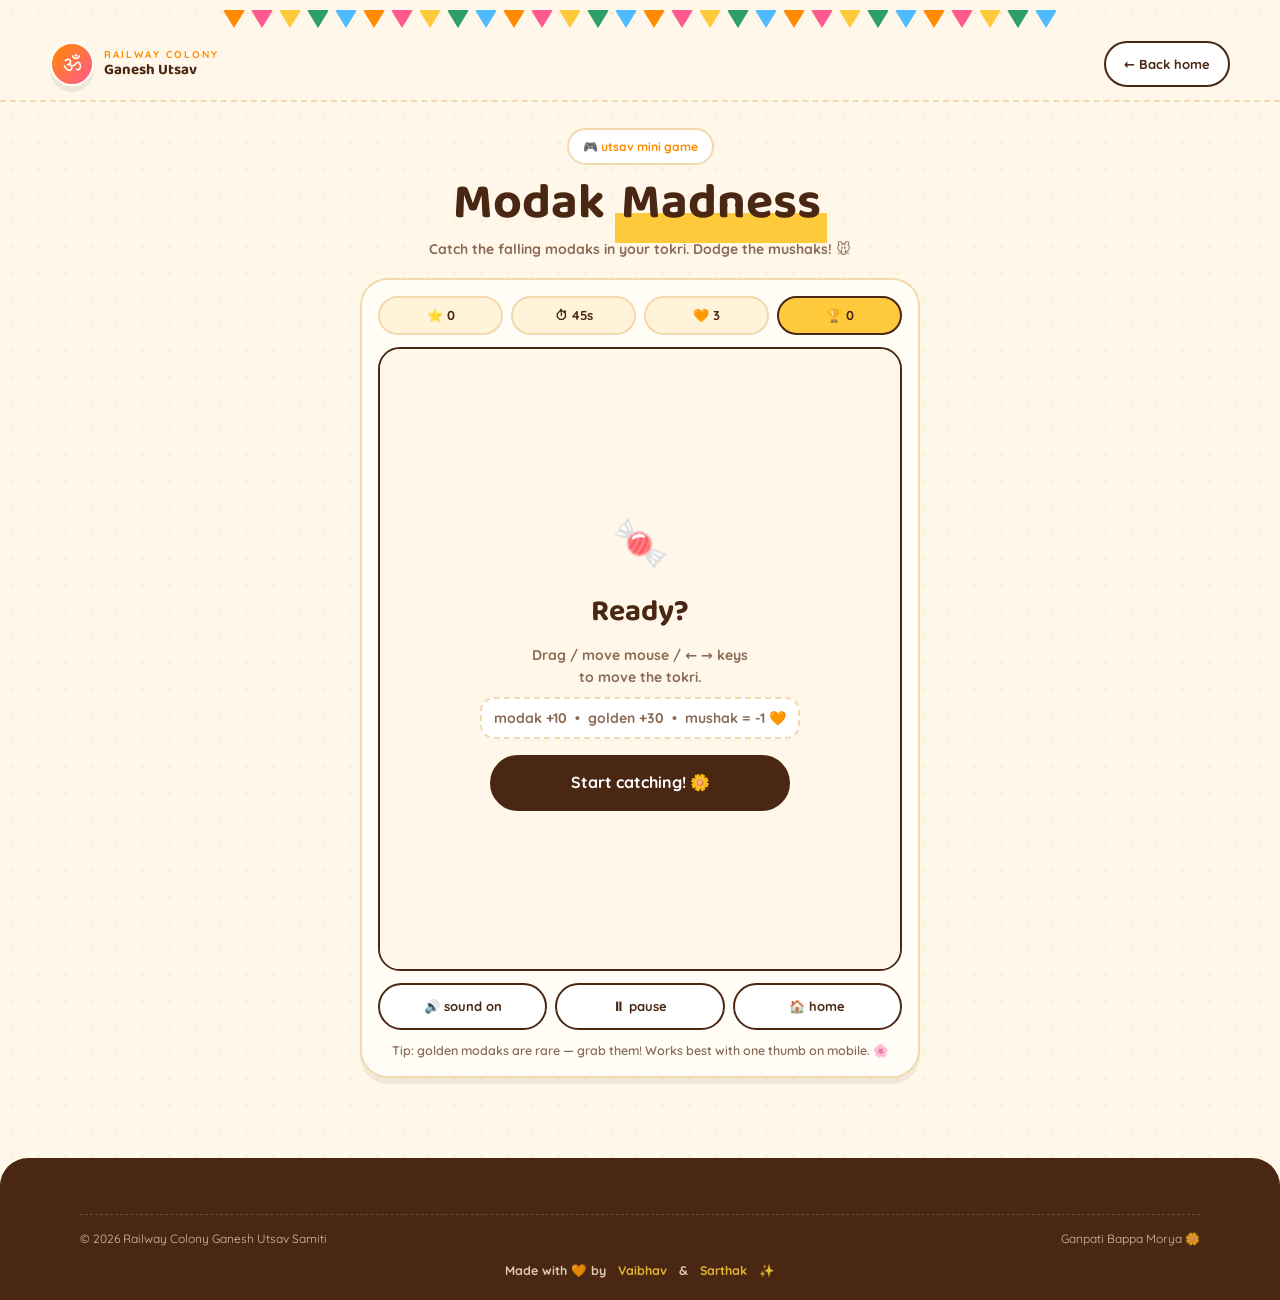
<file: game.html>
<!DOCTYPE html>
<html lang="en">
<head>
    <meta charset="UTF-8">
    <meta name="viewport" content="width=device-width, initial-scale=1.0, viewport-fit=cover">
    <meta name="description" content="Modak Madness — the cute Ganesh Utsav catching game. Catch modaks, dodge mushaks!">
    <title>Modak Madness | Ganesh Utsav Game</title>

    <link rel="preconnect" href="https://fonts.googleapis.com">
    <link rel="preconnect" href="https://fonts.gstatic.com" crossorigin>
    <link
        href="https://fonts.googleapis.com/css2?family=Baloo+2:wght@500;600;700;800&family=Quicksand:wght@400;500;600;700&display=swap"
        rel="stylesheet"
    >
    <link rel="stylesheet" href="style.css">
</head>
<body>

    <div class="toran" aria-hidden="true"><i></i><i></i><i></i><i></i><i></i><i></i><i></i><i></i><i></i><i></i><i></i><i></i><i></i><i></i><i></i><i></i><i></i><i></i><i></i><i></i><i></i><i></i><i></i><i></i><i></i><i></i><i></i><i></i><i></i><i></i></div>

    <header class="navbar">
        <div class="nav-inner">
            <a href="index.html" class="brand">
                <div class="brand-symbol">ॐ</div>
                <div class="brand-text">
                    <span>RAILWAY COLONY</span>
                    <strong>Ganesh Utsav</strong>
                </div>
            </a>
            <a href="index.html" class="outline-btn">← Back home</a>
        </div>
    </header>

    <main class="game-page">
        <div class="container game-container">

            <div class="game-heading">
                <span class="eyebrow">🎮 utsav mini game</span>
                <h1>Modak <span>Madness</span></h1>
                <p>Catch the falling modaks in your tokri. Dodge the mushaks! 🐭</p>
            </div>

            <div class="game-card">
                <div class="game-hud">
                    <div class="hud-pill">⭐ <strong id="score">0</strong></div>
                    <div class="hud-pill">⏱ <strong id="time">45</strong>s</div>
                    <div class="hud-pill">🧡 <strong id="lives">3</strong></div>
                    <div class="hud-pill best">🏆 <strong id="best">0</strong></div>
                </div>

                <div class="game-wrap" id="gameWrap">
                    <canvas id="gameCanvas" aria-label="Modak Madness game area"></canvas>

                    <div class="game-overlay" id="startOverlay">
                        <div class="game-emoji">🍬</div>
                        <h2>Ready?</h2>
                        <p>Drag / move mouse / ← → keys<br>to move the tokri.</p>
                        <p class="game-rules">modak +10 &nbsp;•&nbsp; golden +30 &nbsp;•&nbsp; mushak = -1 🧡</p>
                        <button class="btn btn-primary game-big-btn" id="startBtn">Start catching! 🌼</button>
                    </div>

                    <div class="game-overlay hidden" id="endOverlay">
                        <div class="game-emoji" id="endEmoji">🎉</div>
                        <h2 id="endTitle">Time's up!</h2>
                        <p class="game-final">You scored <strong id="finalScore">0</strong></p>
                        <p class="game-best-line">Best: <strong id="finalBest">0</strong> <span id="newBest" class="new-best hidden">• new! 🏆</span></p>
                        <div class="game-end-btns">
                            <button class="btn btn-primary game-big-btn" id="againBtn">Play again 🔁</button>
                            <button class="btn btn-instagram" id="shareScoreBtn">Share score ↗</button>
                        </div>
                    </div>
                </div>

                <div class="game-controls">
                    <button class="outline-btn" id="muteBtn" aria-label="Toggle sound">🔊 sound on</button>
                    <button class="outline-btn" id="pauseBtn" aria-label="Pause game">⏸ pause</button>
                    <a class="outline-btn" href="index.html">🏠 home</a>
                </div>

                <p class="game-tip">Tip: golden modaks are rare — grab them! Works best with one thumb on mobile. 🌸</p>
            </div>

        </div>
    </main>

    <footer class="footer">
        <div class="container">
            <div class="footer-bottom">
                <span>© 2026 Railway Colony Ganesh Utsav Samiti</span>
                <span>Ganpati Bappa Morya 🌼</span>
            </div>
            <div class="footer-credit">
                Made with 🧡 by
                <a href="https://github.com/vaibhavrth2010" target="_blank" rel="noopener noreferrer">Vaibhav</a>
                &
                <a href="https://github.com/sar0406" target="_blank" rel="noopener noreferrer">Sarthak</a>
                ✨
            </div>
        </div>
    </footer>

    <div class="toast" id="gameToast" role="status" aria-live="polite"><span id="gameToastMsg">Done</span></div>

    <script src="game.js"></script>
</body>
</html>
</file>
<file: style.css>
/* =====================================================
   RAILWAY COLONY GANESH UTSAV — cute festival edition
   Light, Pinteresty, fast. No heavy blurs.
===================================================== */

* { margin: 0; padding: 0; box-sizing: border-box; }

html { scroll-behavior: smooth; scroll-padding-top: 96px; }

:root {
  /* admin compat (dark) — admin.html uses these */
  --bg: #080604;
  --gold: #f5c76b;
  --orange: #ff7a00;
  --muted: #b9aa98;

  /* cute festival palette */
  --cream: #FFF8EA;
  --cream-2: #FFF1D6;
  --paper: #FFFDF6;
  --ink: #4A2712;
  --ink-soft: #8A6A54;
  --line: #F2D9AE;
  --marigold: #FF8A00;
  --haldi: #FFC93C;
  --gulal: #FF5A8F;
  --leaf: #2E9E6B;
  --sky: #4EBBFF;
  --lilac: #B79CFF;
  --shadow-cute: 0 6px 0 rgba(74, 39, 18, 0.08);
  --radius: 22px;
  --max-width: 1120px;
}

body {
  min-height: 100vh;
  overflow-x: hidden;
  background: var(--cream);
  background-image: radial-gradient(rgba(255, 138, 0, 0.09) 1.6px, transparent 1.7px);
  background-size: 26px 26px;
  color: var(--ink);
  font-family: "Quicksand", "Inter", system-ui, sans-serif;
  line-height: 1.6;
}

body, button, a { -webkit-tap-highlight-color: transparent; }
a { color: inherit; text-decoration: none; }
button { font: inherit; }
img { max-width: 100%; display: block; }

.container { width: min(calc(100% - 32px), var(--max-width)); margin: 0 auto; }

/* ---------- kill heavy old layers (perf) ---------- */
.ambient-bg, .ambient-glow, .light-beam, .hero-rings { display: none !important; }

/* floating flowers — tiny, transform-only */
.petal-container { position: fixed; inset: 0; pointer-events: none; z-index: 1; overflow: hidden; }
.petal {
  position: absolute; top: -24px;
  width: 11px; height: 11px; border-radius: 60% 40% 60% 40%;
  opacity: 0.85;
  animation: petalFall linear forwards;
  will-change: transform;
}
@keyframes petalFall {
  from { transform: translate3d(0, -20px, 0) rotate(0deg); }
  to { transform: translate3d(var(--drift, 40px), 108vh, 0) rotate(340deg); }
}

/* ---------- toran bunting ---------- */
.toran { display: flex; justify-content: center; gap: 6px; padding: 10px 12px 0; flex-wrap: nowrap; overflow: hidden; }
.toran i {
  width: 22px; height: 18px; flex-shrink: 0;
  clip-path: polygon(0 0, 100% 0, 50% 100%);
  border-radius: 2px;
}
.toran i:nth-child(5n+1) { background: var(--marigold); }
.toran i:nth-child(5n+2) { background: var(--gulal); }
.toran i:nth-child(5n+3) { background: var(--haldi); }
.toran i:nth-child(5n+4) { background: var(--leaf); }
.toran i:nth-child(5n+5) { background: var(--sky); }

/* ---------- navbar ---------- */
.navbar {
  position: sticky; top: 0; z-index: 100;
  background: rgba(255, 248, 234, 0.96);
  border-bottom: 2px dashed var(--line);
}
.navbar.scrolled { background: rgba(255, 248, 234, 0.98); }
.nav-inner { width: min(calc(100% - 32px), 1180px); margin: auto; min-height: 72px; display: flex; align-items: center; justify-content: space-between; gap: 12px; padding: 10px 0; }
.brand { display: flex; align-items: center; gap: 10px; }
.brand-symbol {
  width: 44px; height: 44px; display: grid; place-items: center;
  border-radius: 50%; font-size: 22px; color: #fff;
  background: linear-gradient(135deg, var(--marigold), var(--gulal));
  border: 2px solid #fff;
  box-shadow: var(--shadow-cute);
}
.brand-text { display: flex; flex-direction: column; line-height: 1.2; }
.brand-text span { font-size: 10px; font-weight: 800; letter-spacing: 2px; color: var(--marigold); }
.brand-text strong { font-family: "Baloo 2", cursive; font-size: 15px; color: var(--ink); }

.nav-menu { display: flex; align-items: center; gap: 6px; flex-wrap: wrap; }
.nav-menu > a {
  font-size: 13px; font-weight: 700; color: var(--ink-soft);
  padding: 8px 13px; border-radius: 999px;
}
.nav-menu > a:hover { background: #fff; color: var(--ink); box-shadow: var(--shadow-cute); }
.nav-instagram { display: inline-flex; align-items: center; gap: 7px; background: var(--ink) !important; color: #fff !important; }
.instagram-svg { width: 18px; height: 18px; flex-shrink: 0; }
.instagram-svg.large { width: 40px; height: 40px; }

.menu-toggle { display: none; width: 44px; height: 44px; border: 2px solid var(--line); border-radius: 14px; background: #fff; cursor: pointer; flex-direction: column; align-items: center; justify-content: center; gap: 5px; }
.menu-toggle span { width: 20px; height: 2.5px; background: var(--ink); border-radius: 5px; }

/* ---------- sections ---------- */
.section { padding: 72px 0; position: relative; }
.section-dark { background: linear-gradient(180deg, #FFF1D6, #FFE9D6); border-top: 2px dashed var(--line); border-bottom: 2px dashed var(--line); border-radius: 32px; margin: 0 10px; }

.section-heading { max-width: 680px; margin: 0 auto 34px; text-align: center; }
.eyebrow {
  display: inline-block; margin-bottom: 12px; padding: 7px 14px;
  background: #fff; border: 2px solid var(--line); border-radius: 999px;
  color: var(--marigold); font-size: 12px; font-weight: 800;
}
.section-heading h2, .location-content h2, .share-card h2 {
  font-family: "Baloo 2", cursive; font-weight: 800;
  font-size: clamp(30px, 4.6vw, 48px); line-height: 1.12; color: var(--ink);
  letter-spacing: -0.5px;
}
.section-heading h2 span, .location-content h2 span, .share-card h2 span {
  background: linear-gradient(transparent 62%, var(--haldi) 62%);
  padding: 0 4px; white-space: nowrap;
}
.section-heading p { margin: 12px auto 0; max-width: 560px; color: var(--ink-soft); font-size: 15px; font-weight: 600; }

/* ---------- hero ---------- */
.hero { min-height: 86vh; display: grid; place-items: center; padding: 40px 0 70px; text-align: center; position: relative; }
.hero-content { position: relative; z-index: 2; width: min(760px, calc(100% - 32px)); margin: 0 auto; background: var(--paper); border: 2px solid var(--line); border-radius: 32px; padding: 38px 28px 34px; box-shadow: var(--shadow-cute); }
.hero-om {
  width: 74px; height: 74px; margin: -72px auto 14px;
  display: grid; place-items: center; border-radius: 50%;
  font-size: 36px; color: #fff;
  background: linear-gradient(135deg, var(--marigold), #FFB300);
  border: 4px solid var(--cream);
  box-shadow: var(--shadow-cute);
}
.hero-topline { display: flex; align-items: center; justify-content: center; gap: 10px; margin-bottom: 10px; color: var(--gulal); font-size: 12px; font-weight: 800; letter-spacing: 3px; }
.hero-topline span { width: 34px; height: 3px; border-radius: 99px; background: var(--haldi); }
.hero h1 { font-family: "Baloo 2", cursive; font-size: clamp(36px, 6vw, 62px); line-height: 1.02; font-weight: 800; color: var(--ink); }
.hero h1 strong { display: block; color: var(--marigold); }
.hero-location { margin-top: 12px; color: var(--ink-soft); font-size: 14px; font-weight: 700; background: #FFF3D9; border: 2px dashed var(--line); display: inline-block; padding: 6px 14px; border-radius: 999px; }
.hero-description { max-width: 520px; margin: 14px auto 0; color: var(--ink-soft); font-size: 15px; font-weight: 600; }
.hero-actions { display: flex; justify-content: center; flex-wrap: wrap; gap: 10px; margin-top: 22px; }

.btn {
  min-height: 48px; display: inline-flex; align-items: center; justify-content: center; gap: 8px;
  padding: 0 22px; border-radius: 999px; border: 2px solid var(--ink);
  font-size: 14px; font-weight: 800; cursor: pointer;
  transition: transform 0.15s ease;
}
.btn:hover { transform: translateY(-2px) rotate(-0.5deg); }
.btn:active { transform: translateY(1px); }
.btn-primary { color: #fff; background: var(--ink); border-color: var(--ink); }
.btn-instagram { color: var(--ink); background: #fff; }
.scroll-indicator { margin-top: 22px; display: flex; flex-direction: column; align-items: center; gap: 8px; color: var(--ink-soft); font-size: 10px; font-weight: 800; letter-spacing: 3px; }
.scroll-line { width: 3px; height: 34px; border-radius: 99px; background: var(--haldi); }

/* marquee strip */
.marquee { overflow: hidden; white-space: nowrap; background: var(--ink); color: var(--cream); font-family: "Baloo 2", cursive; font-weight: 700; padding: 10px 0; border-radius: 999px; margin: 0 auto; width: min(calc(100% - 32px), var(--max-width)); font-size: 14px; }
.marquee span { display: inline-block; padding: 0 14px; animation: marquee 22s linear infinite; }
@keyframes marquee { from { transform: translateX(0); } to { transform: translateX(-50%); } }

/* ---------- feature cards ---------- */
.feature-grid { display: grid; grid-template-columns: repeat(3, 1fr); gap: 14px; }
.feature-card {
  position: relative; padding: 24px; border-radius: var(--radius);
  background: var(--paper); border: 2px solid var(--line);
  box-shadow: var(--shadow-cute);
}
.feature-card:nth-child(1) { transform: rotate(-0.8deg); background: #FFF6E3; }
.feature-card:nth-child(2) { transform: rotate(0.7deg); background: #FFEDEF; }
.feature-card:nth-child(3) { transform: rotate(-0.5deg); background: #E9F9F0; }
.feature-number { position: absolute; top: 14px; right: 16px; font-family: "Baloo 2", cursive; font-size: 22px; color: rgba(74,39,18,0.14); font-weight: 800; }
.feature-icon { width: 52px; height: 52px; display: grid; place-items: center; margin-bottom: 14px; border-radius: 16px; font-size: 26px; background: #fff; border: 2px solid var(--line); }
.feature-card h3 { margin-bottom: 6px; font-family: "Baloo 2", cursive; font-size: 21px; }
.feature-card p { color: var(--ink-soft); font-size: 14px; font-weight: 600; }

/* ---------- instagram feature ---------- */
.instagram-feature {
  display: flex; align-items: center; gap: 18px; margin-top: 14px;
  padding: 20px; border-radius: var(--radius);
  background: linear-gradient(120deg, #FFF0F6, #FFFDF6); border: 2px solid var(--line);
  box-shadow: var(--shadow-cute); flex-wrap: wrap;
}
.instagram-feature-icon { flex-shrink: 0; }
.instagram-feature-content { flex: 1; min-width: 200px; }
.instagram-feature-content span { color: var(--gulal); font-size: 11px; font-weight: 800; letter-spacing: 2px; }
.instagram-feature-content h3 { font-family: "Baloo 2", cursive; font-size: 19px; }
.instagram-feature-content p { color: var(--ink-soft); font-size: 13px; font-weight: 600; }
.outline-btn { padding: 11px 18px; border: 2px solid var(--ink); border-radius: 999px; color: var(--ink); background: #fff; font-size: 13px; font-weight: 800; }
.outline-btn:hover { background: var(--haldi); }

/* ---------- members — Pinterest polaroids ---------- */
.members-grid { display: grid; grid-template-columns: repeat(3, 1fr); gap: 14px; }
.member-card {
  display: flex; align-items: center; gap: 12px; padding: 14px;
  border-radius: 20px; background: var(--paper);
  border: 2px solid var(--line); box-shadow: var(--shadow-cute);
}
.members-grid .member-card:nth-child(4n+1) { transform: rotate(-0.9deg); background: #FFF6DE; }
.members-grid .member-card:nth-child(4n+2) { transform: rotate(0.8deg); background: #FFE9EF; }
.members-grid .member-card:nth-child(4n+3) { transform: rotate(-0.6deg); background: #E7F7EE; }
.members-grid .member-card:nth-child(4n+4) { transform: rotate(0.9deg); background: #E9F2FF; }
.member-avatar {
  width: 48px; height: 48px; display: grid; place-items: center; flex-shrink: 0;
  border-radius: 50%; color: #fff; font-family: "Baloo 2", cursive; font-size: 20px; font-weight: 800;
  background: linear-gradient(135deg, var(--marigold), var(--gulal));
  border: 2px solid #fff;
}
.member-info { min-width: 0; flex: 1; }
.member-info h3 { font-family: "Baloo 2", cursive; font-size: 16px; line-height: 1.2; }
.member-instagrams { display: flex; flex-direction: column; gap: 2px; margin-top: 2px; }
.member-instagram { display: inline-flex; align-items: center; gap: 5px; width: fit-content; color: var(--ink-soft); font-size: 12px; font-weight: 700; }
.member-instagram:hover { color: var(--gulal); }
.member-instagram .instagram-svg { width: 14px; height: 14px; }

/* ---------- videos ---------- */
.video-note { display: flex; align-items: flex-start; gap: 12px; margin-bottom: 28px; padding: 16px; border: 2px dashed var(--line); border-radius: 18px; background: #fff; }
.video-note-icon { width: 34px; height: 34px; display: grid; place-items: center; flex-shrink: 0; border-radius: 50%; background: var(--haldi); font-size: 13px; }
.video-note strong { font-size: 13px; }
.video-note p { margin-top: 2px; color: var(--ink-soft); font-size: 12.5px; font-weight: 600; }

.video-category { margin-bottom: 44px; }
.video-category:last-child { margin-bottom: 0; }
.video-category-heading { display: flex; align-items: flex-end; justify-content: space-between; gap: 14px; margin-bottom: 16px; padding-bottom: 10px; border-bottom: 2px dashed var(--line); }
.video-category-number { display: inline-block; background: var(--ink); color: #fff; font-size: 11px; font-weight: 800; letter-spacing: 1px; padding: 4px 10px; border-radius: 999px; margin-bottom: 6px; }
.video-category-title { font-family: "Baloo 2", cursive; font-size: 26px; }
.video-category-subtitle { color: var(--ink-soft); font-size: 13px; font-weight: 600; }
.video-count { background: #fff; border: 2px solid var(--line); font-size: 11px; font-weight: 800; padding: 5px 11px; border-radius: 999px; color: var(--ink-soft); white-space: nowrap; }

.video-grid { display: grid; grid-template-columns: repeat(2, 1fr); gap: 14px; align-items: start; }
.video-card { overflow: hidden; border: 2px solid var(--line); border-radius: 20px; background: #fff; box-shadow: var(--shadow-cute); }
.video-card:nth-child(odd) { transform: rotate(-0.4deg); }
.video-card:nth-child(even) { transform: rotate(0.4deg); }
.video-frame { position: relative; width: 100%; background: #2A1608; overflow: hidden; aspect-ratio: 16 / 10; }
.drive-video { display: block; width: 100%; height: 100%; min-height: 260px; border: 0; background: #000; }

/* click-to-play facade — the big perf win */
.video-facade { position: absolute; inset: 0; border: 0; width: 100%; height: 100%; cursor: pointer; background: linear-gradient(135deg, #FFD98A, #FFB3C8); display: grid; place-items: center; padding: 0; }
.video-facade img { position: absolute; inset: 0; width: 100%; height: 100%; object-fit: cover; }
.video-facade-play { position: relative; width: 64px; height: 64px; border-radius: 50%; background: #fff; border: 3px solid var(--ink); display: grid; place-items: center; font-size: 22px; box-shadow: var(--shadow-cute); }
.video-facade small { position: absolute; bottom: 10px; left: 10px; right: 10px; background: rgba(255,253,246,0.94); border-radius: 12px; padding: 6px 10px; font-size: 12px; font-weight: 800; color: var(--ink); white-space: nowrap; overflow: hidden; text-overflow: ellipsis; }

.video-info { padding: 13px 15px; }
.video-info h4 { font-family: "Baloo 2", cursive; font-size: 15px; }
.video-info span { display: block; margin-top: 2px; color: var(--ink-soft); font-size: 10px; font-weight: 800; letter-spacing: 1.5px; }
.video-coming { min-height: 210px; display: flex; align-items: center; justify-content: center; text-align: center; padding: 28px; background: repeating-linear-gradient(-45deg, #FFF6DE, #FFF6DE 14px, #FFEFC6 14px, #FFEFC6 28px); }
.video-coming-icon { font-size: 34px; margin-bottom: 8px; }
.video-coming h4 { font-family: "Baloo 2", cursive; font-size: 20px; }
.video-coming p { color: var(--ink-soft); font-size: 13px; font-weight: 600; }

/* ---------- location ---------- */
.location-card { display: grid; grid-template-columns: 1fr 0.8fr; overflow: hidden; border: 2px solid var(--line); border-radius: 28px; background: var(--paper); box-shadow: var(--shadow-cute); }
.location-content { padding: 44px 40px; }
.location-content h2 { font-size: clamp(30px, 4.5vw, 48px); }
.location-content p { margin: 12px 0 20px; color: var(--ink-soft); font-size: 14px; font-weight: 700; background: #FFF3D9; display: inline-block; padding: 6px 14px; border-radius: 999px; border: 2px dashed var(--line); }
.location-visual { position: relative; display: grid; place-items: center; overflow: hidden; background: linear-gradient(135deg, #FFE9B8, #FFD3E1); min-height: 280px; }
.map-orbit { position: absolute; border: 2px dashed rgba(74,39,18,0.18); border-radius: 50%; }
.orbit-one { width: 220px; height: 220px; }
.orbit-two { width: 330px; height: 330px; }
.location-pin { position: relative; z-index: 2; width: 84px; height: 84px; display: grid; place-items: center; border-radius: 50%; background: #fff; border: 2px solid var(--line); font-size: 38px; box-shadow: var(--shadow-cute); }

/* ---------- share ---------- */
.share-section { padding-top: 56px; padding-bottom: 56px; }
.share-card { display: flex; align-items: center; justify-content: space-between; gap: 22px; padding: 32px; border: 2px solid var(--ink); border-radius: 26px; background: var(--haldi); flex-wrap: wrap; }
.share-card h2 { font-size: clamp(26px, 3.6vw, 38px); }
.share-card p { margin-top: 6px; font-size: 14px; font-weight: 700; color: rgba(74,39,18,0.75); }
.share-card .btn { background: var(--ink); color: #fff; border-color: var(--ink); }

/* ---------- contact ---------- */
.contact-grid { display: grid; grid-template-columns: repeat(3, 1fr); gap: 14px; }
.contact-card { display: flex; align-items: center; gap: 12px; padding: 18px; border: 2px solid var(--line); border-radius: 20px; background: var(--paper); box-shadow: var(--shadow-cute); }
.contact-card:nth-child(1) { transform: rotate(-0.6deg); }
.contact-card:nth-child(2) { transform: rotate(0.6deg); }
.contact-card:nth-child(3) { transform: rotate(-0.4deg); background: #FFF0F5; }
.contact-icon { width: 48px; height: 48px; display: grid; place-items: center; flex-shrink: 0; border-radius: 15px; background: #FFF3D9; border: 2px solid var(--line); font-size: 21px; }
.contact-card.instagram-contact .contact-icon { background: #FFE1EC; }
.contact-info { min-width: 0; }
.contact-info span { display: block; margin-bottom: 2px; color: var(--ink-soft); font-size: 10px; font-weight: 800; letter-spacing: 1.5px; }
.contact-info strong { font-size: 14px; word-break: break-word; }
.contact-actions { display: flex; gap: 6px; margin-top: 8px; flex-wrap: wrap; }
.contact-action { padding: 6px 12px; border: 2px solid var(--line); border-radius: 999px; background: #fff; font-size: 12px; font-weight: 800; }
.contact-action:hover { background: var(--ink); color: #fff; border-color: var(--ink); }

/* ---------- footer ---------- */
.footer { padding: 34px 0 20px; background: var(--ink); color: #F7E7C9; border-radius: 28px 28px 0 0; margin-top: 20px; }
.footer-main { display: flex; align-items: center; justify-content: space-between; gap: 16px; flex-wrap: wrap; }
.footer-brand { display: flex; align-items: center; gap: 10px; }
.footer-om { width: 42px; height: 42px; display: grid; place-items: center; border-radius: 50%; background: var(--haldi); color: var(--ink); font-size: 21px; font-weight: 800; }
.footer-brand strong { font-family: "Baloo 2", cursive; font-size: 15px; display: block; }
.footer-brand span { font-size: 11px; opacity: 0.75; }
.footer-instagram { display: flex; align-items: center; gap: 8px; background: rgba(255,255,255,0.1); padding: 8px 14px; border-radius: 999px; font-size: 12px; font-weight: 700; }
.footer-bottom { display: flex; justify-content: space-between; gap: 10px; flex-wrap: wrap; margin-top: 22px; padding-top: 14px; border-top: 1px dashed rgba(255,255,255,0.2); font-size: 12px; opacity: 0.8; }
.footer-credit { margin-top: 12px; text-align: center; font-size: 12.5px; font-weight: 700; opacity: 0.85; }
.footer-credit a { color: var(--haldi); font-weight: 800; padding: 2px 8px; border-radius: 999px; }
.footer-credit a:hover { background: rgba(255,255,255,0.12); }

/* ---------- toast ---------- */
.toast { position: fixed; left: 50%; bottom: 24px; z-index: 2000; transform: translate(-50%, 20px); opacity: 0; pointer-events: none; padding: 12px 20px; border-radius: 999px; background: var(--ink); color: #fff; font-size: 13px; font-weight: 700; transition: opacity 0.25s ease, transform 0.25s ease; }
.toast.show { opacity: 1; transform: translate(-50%, 0); }

/* ---------- reveal (light) ---------- */
.reveal { opacity: 0; transform: translateY(16px); transition: opacity 0.5s ease, transform 0.5s ease; }
.reveal.visible { opacity: 1; transform: translateY(0); }

/* ---------- responsive ---------- */
@media (max-width: 950px) {
  .feature-grid { grid-template-columns: repeat(2, 1fr); }
  .feature-card:last-child { grid-column: 1 / -1; }
  .members-grid, .contact-grid { grid-template-columns: repeat(2, 1fr); }
  .contact-card:last-child { grid-column: 1 / -1; }
}
@media (max-width: 760px) {
  .section { padding: 56px 0; }
  .menu-toggle { display: flex; }
  .nav-menu { position: absolute; top: 76px; left: 14px; right: 14px; flex-direction: column; align-items: stretch; gap: 4px; padding: 10px; border: 2px solid var(--line); border-radius: 18px; background: #FFFDF6; box-shadow: var(--shadow-cute); opacity: 0; visibility: hidden; transform: translateY(-8px); transition: opacity 0.2s ease, transform 0.2s ease, visibility 0.2s; z-index: 99; }
  .nav-menu.open { opacity: 1; visibility: visible; transform: translateY(0); }
  .nav-menu > a { padding: 11px 12px; border-radius: 12px; }
  .nav-menu > a:hover { background: var(--cream-2); box-shadow: none; }
  .hero { min-height: auto; padding-top: 34px; }
  .hero-content { padding: 30px 20px 26px; }
  .feature-grid, .members-grid, .video-grid, .contact-grid { grid-template-columns: 1fr; }
  .feature-card:last-child, .contact-card:last-child { grid-column: auto; }
  .member-card, .feature-card, .video-card, .contact-card { transform: none !important; }
  .location-card { grid-template-columns: 1fr; }
  .location-content { padding: 30px 24px; }
  .share-card { padding: 26px 22px; }
  .drive-video { min-height: 230px; }
}
@media (max-width: 430px) {
  .section-heading h2 span, .location-content h2 span, .share-card h2 span { white-space: normal; }
  .hero-topline { letter-spacing: 1.5px; }
}
@media (prefers-reduced-motion: reduce) {
  *, *::before, *::after { animation-duration: 0.01ms !important; animation-iteration-count: 1 !important; scroll-behavior: auto !important; transition-duration: 0.01ms !important; }
  .reveal { opacity: 1; transform: none; }
}

/* =====================================================
   GAME — Modak Madness (mobile-first, light)
===================================================== */
.game-page { padding: 26px 0 60px; }
.game-container { max-width: 560px; }
.game-heading { text-align: center; margin-bottom: 18px; }
.game-heading h1 { font-family: "Baloo 2", cursive; font-size: clamp(34px, 8vw, 50px); line-height: 1.05; }
.game-heading h1 span { background: linear-gradient(transparent 62%, var(--haldi) 62%); padding: 0 6px; }
.game-heading p { color: var(--ink-soft); font-weight: 700; font-size: 14px; margin-top: 8px; }
.game-card { background: var(--paper); border: 2px solid var(--line); border-radius: 28px; padding: 16px; box-shadow: var(--shadow-cute); }
.game-hud { display: flex; gap: 8px; flex-wrap: wrap; margin-bottom: 12px; }
.hud-pill { flex: 1; min-width: 70px; text-align: center; background: #FFF3D9; border: 2px solid var(--line); border-radius: 999px; padding: 7px 10px; font-size: 13px; font-weight: 800; }
.hud-pill.best { background: var(--haldi); border-color: var(--ink); }
.game-wrap { position: relative; border: 2px solid var(--ink); border-radius: 22px; overflow: hidden; background: #FFFDF6; }
#gameCanvas { display: block; width: 100%; touch-action: none; }
.game-overlay { position: absolute; inset: 0; display: flex; flex-direction: column; align-items: center; justify-content: center; gap: 8px; text-align: center; padding: 24px; background: rgba(255, 248, 234, 0.94); }
.game-overlay.hidden { display: none; }
.game-overlay h2 { font-family: "Baloo 2", cursive; font-size: 30px; }
.game-overlay p { color: var(--ink-soft); font-weight: 700; font-size: 14px; }
.game-emoji { font-size: 46px; }
.game-rules { background: #fff; border: 2px dashed var(--line); border-radius: 14px; padding: 8px 12px; font-size: 12.5px; }
.game-big-btn { min-height: 56px; font-size: 16px; padding: 0 28px; margin-top: 8px; width: 100%; max-width: 300px; }
.game-final { font-size: 17px; color: var(--ink); }
.game-final strong { font-size: 24px; }
.game-best-line { font-size: 14px; }
.new-best { background: var(--haldi); border-radius: 999px; padding: 2px 10px; font-weight: 800; }
.game-end-btns { display: flex; flex-direction: column; gap: 8px; width: 100%; max-width: 300px; margin-top: 6px; }
.game-end-btns .btn-instagram { background: linear-gradient(135deg, var(--marigold), var(--gulal)); color: #fff; border-color: var(--ink); }
.game-controls { display: flex; gap: 8px; flex-wrap: wrap; margin-top: 12px; }
.game-controls .outline-btn { flex: 1; min-width: 100px; text-align: center; min-height: 46px; display: inline-flex; align-items: center; justify-content: center; }
.game-tip { margin-top: 10px; font-size: 12.5px; color: var(--ink-soft); font-weight: 600; text-align: center; }

/* game teaser at very end of home page */
.game-teaser { background: var(--ink); border-radius: 26px; padding: 30px 26px; display: flex; align-items: center; justify-content: space-between; gap: 20px; flex-wrap: wrap; color: #F7E7C9; border: 2px solid var(--ink); box-shadow: var(--shadow-cute); }
.game-teaser h2 { font-family: "Baloo 2", cursive; font-size: clamp(26px, 4vw, 38px); line-height: 1.1; }
.game-teaser h2 span { color: var(--haldi); }
.game-teaser p { margin-top: 6px; font-size: 14px; font-weight: 600; opacity: 0.85; }
.game-teaser .btn { background: var(--haldi); border-color: var(--haldi); color: var(--ink); min-height: 54px; font-size: 15px; }
.game-teaser-emoji { font-size: 54px; }
@media (max-width: 760px) {
  .game-teaser { flex-direction: column; align-items: flex-start; }
}

/* =====================================================
   MEMORIES — Pinterest masonry photo wall
===================================================== */
.mem-grid { columns: 3 240px; column-gap: 14px; }
.mem-item {
  break-inside: avoid; margin-bottom: 14px; overflow: hidden;
  border: 2px solid var(--line); border-radius: 20px;
  background: var(--paper); box-shadow: var(--shadow-cute);
}
.mem-item img { width: 100%; height: auto; display: block; background: #F6E8CE; }
.mem-item button { display: block; width: 100%; border: 0; background: none; padding: 0; cursor: zoom-in; }
.mem-cap { padding: 10px 13px; font-size: 12.5px; font-weight: 700; color: var(--ink-soft); }
.mem-empty {
  break-inside: avoid; margin-bottom: 14px; padding: 30px 22px; text-align: center;
  border: 2px dashed var(--line); border-radius: 20px; background: #fff;
}
.mem-empty:nth-child(1) { min-height: 230px; transform: rotate(-0.6deg); }
.mem-empty:nth-child(2) { min-height: 180px; transform: rotate(0.6deg); }
.mem-empty:nth-child(3) { min-height: 260px; transform: rotate(-0.4deg); }
.mem-empty .big { font-size: 40px; }
.mem-empty h4 { font-family: "Baloo 2", cursive; font-size: 18px; margin: 8px 0 4px; }
.mem-empty p { font-size: 13px; color: var(--ink-soft); font-weight: 600; }

/* lightbox */
.lightbox { position: fixed; inset: 0; z-index: 2000; display: grid; place-items: center; padding: 20px; background: rgba(43, 22, 8, 0.85); }
.lightbox.hidden { display: none; }
.lightbox-img { max-width: min(92vw, 860px); max-height: 84vh; border-radius: 18px; border: 4px solid #fff; }
.lightbox-close {
  position: fixed; top: 16px; right: 16px; width: 48px; height: 48px;
  border-radius: 50%; border: 2px solid #fff; background: var(--ink);
  color: #fff; font-size: 18px; cursor: pointer;
}
</file>
